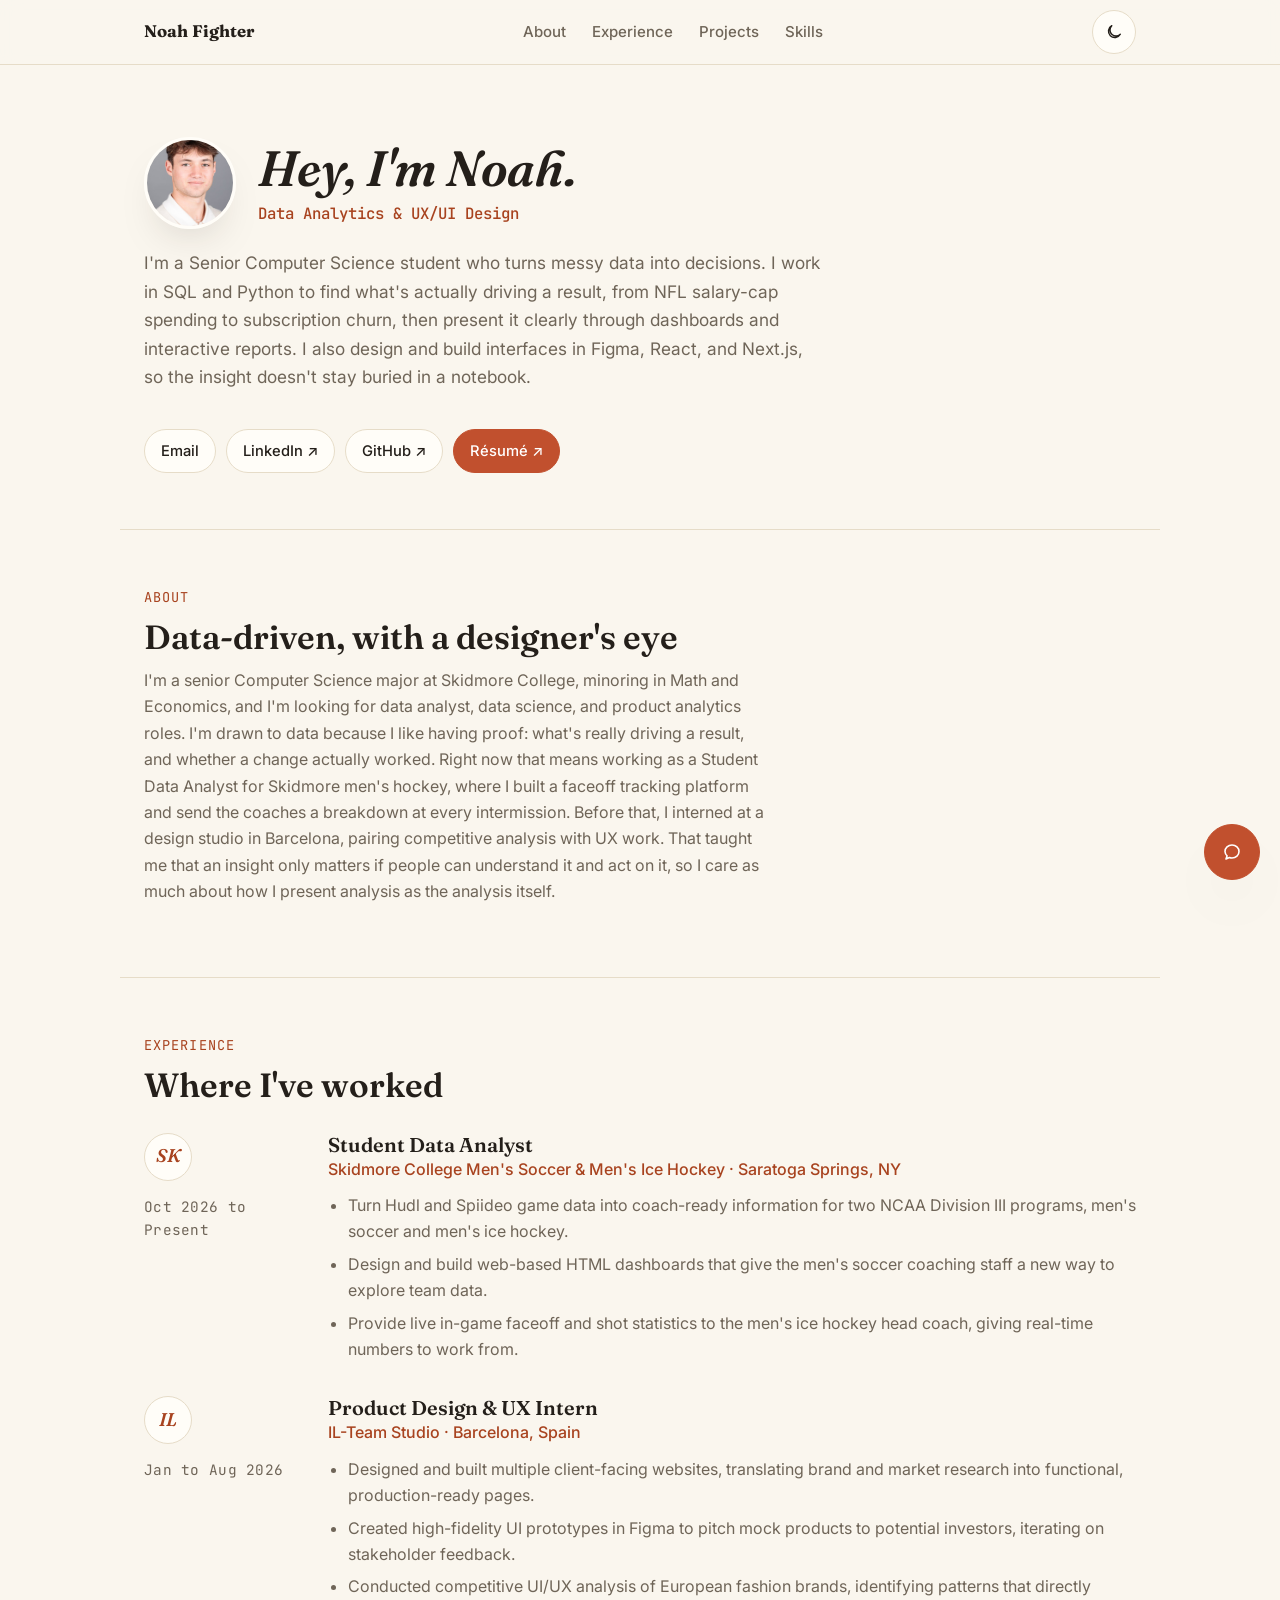
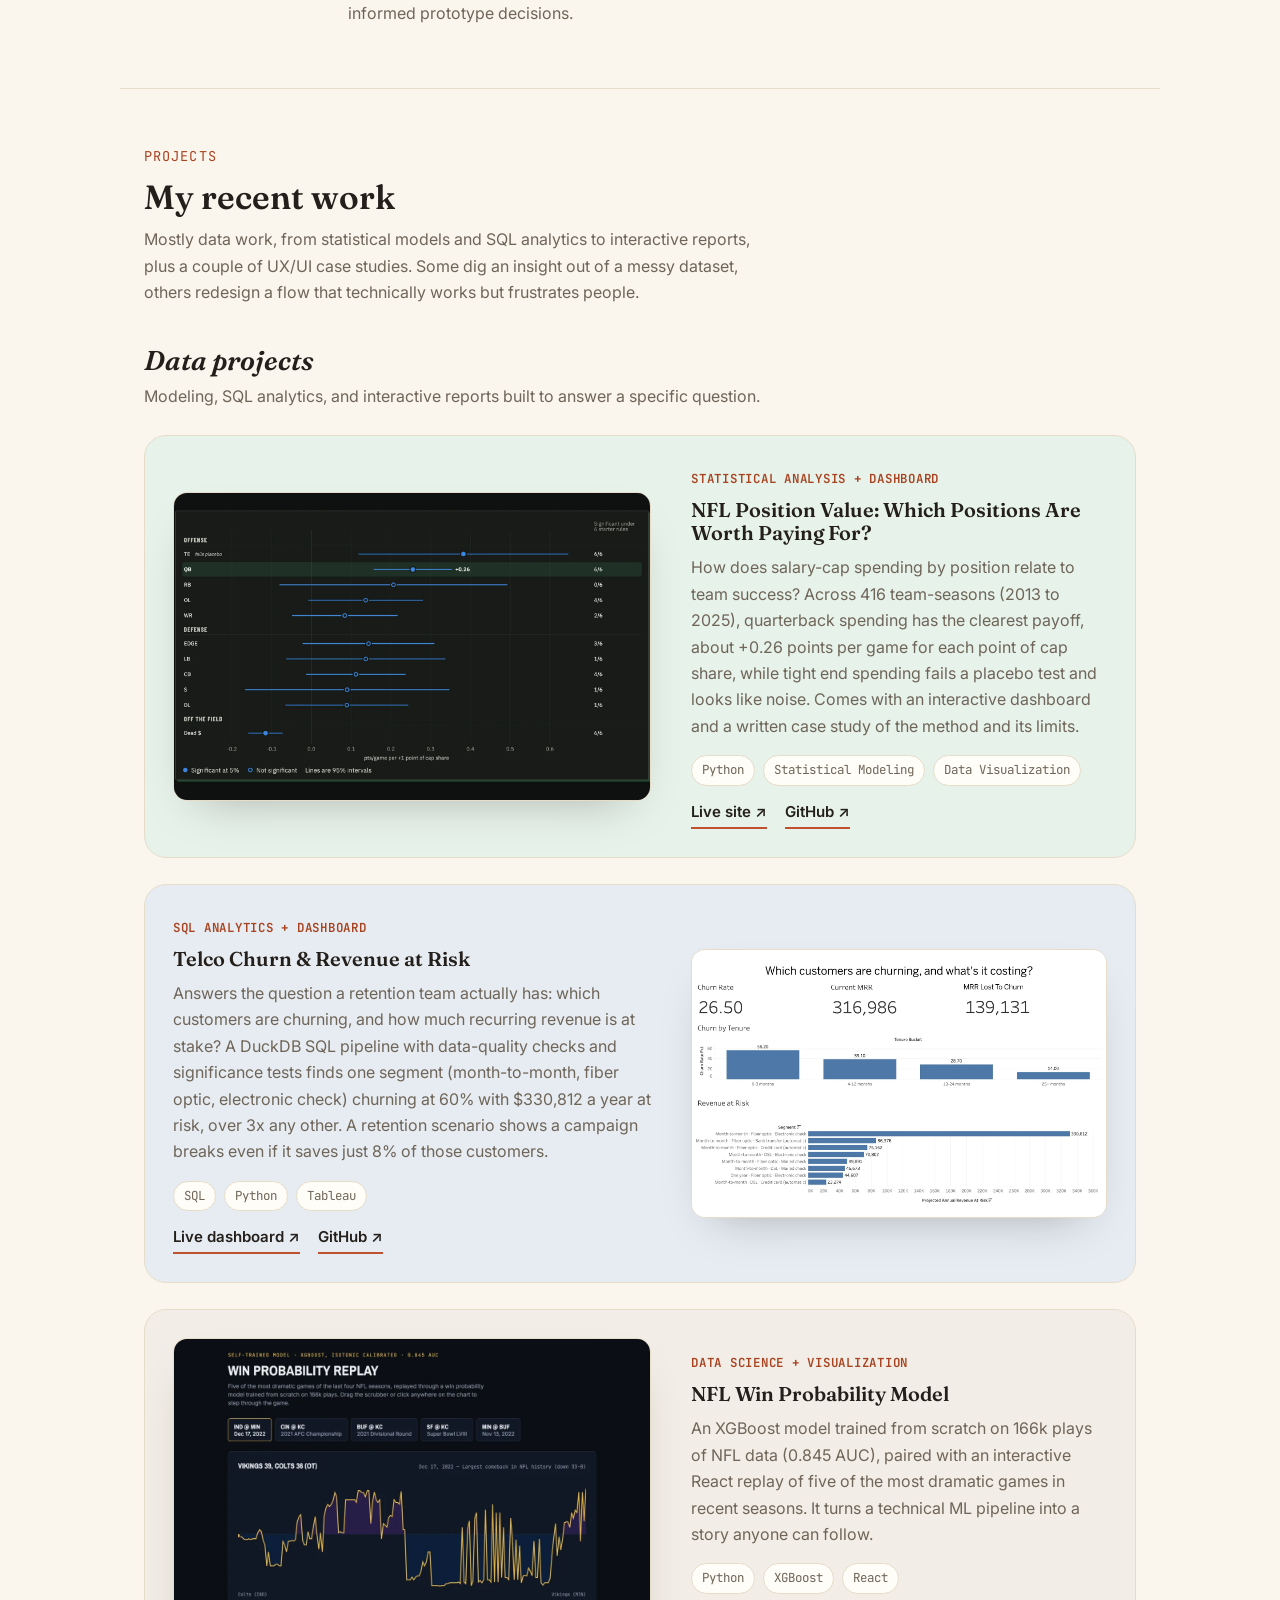
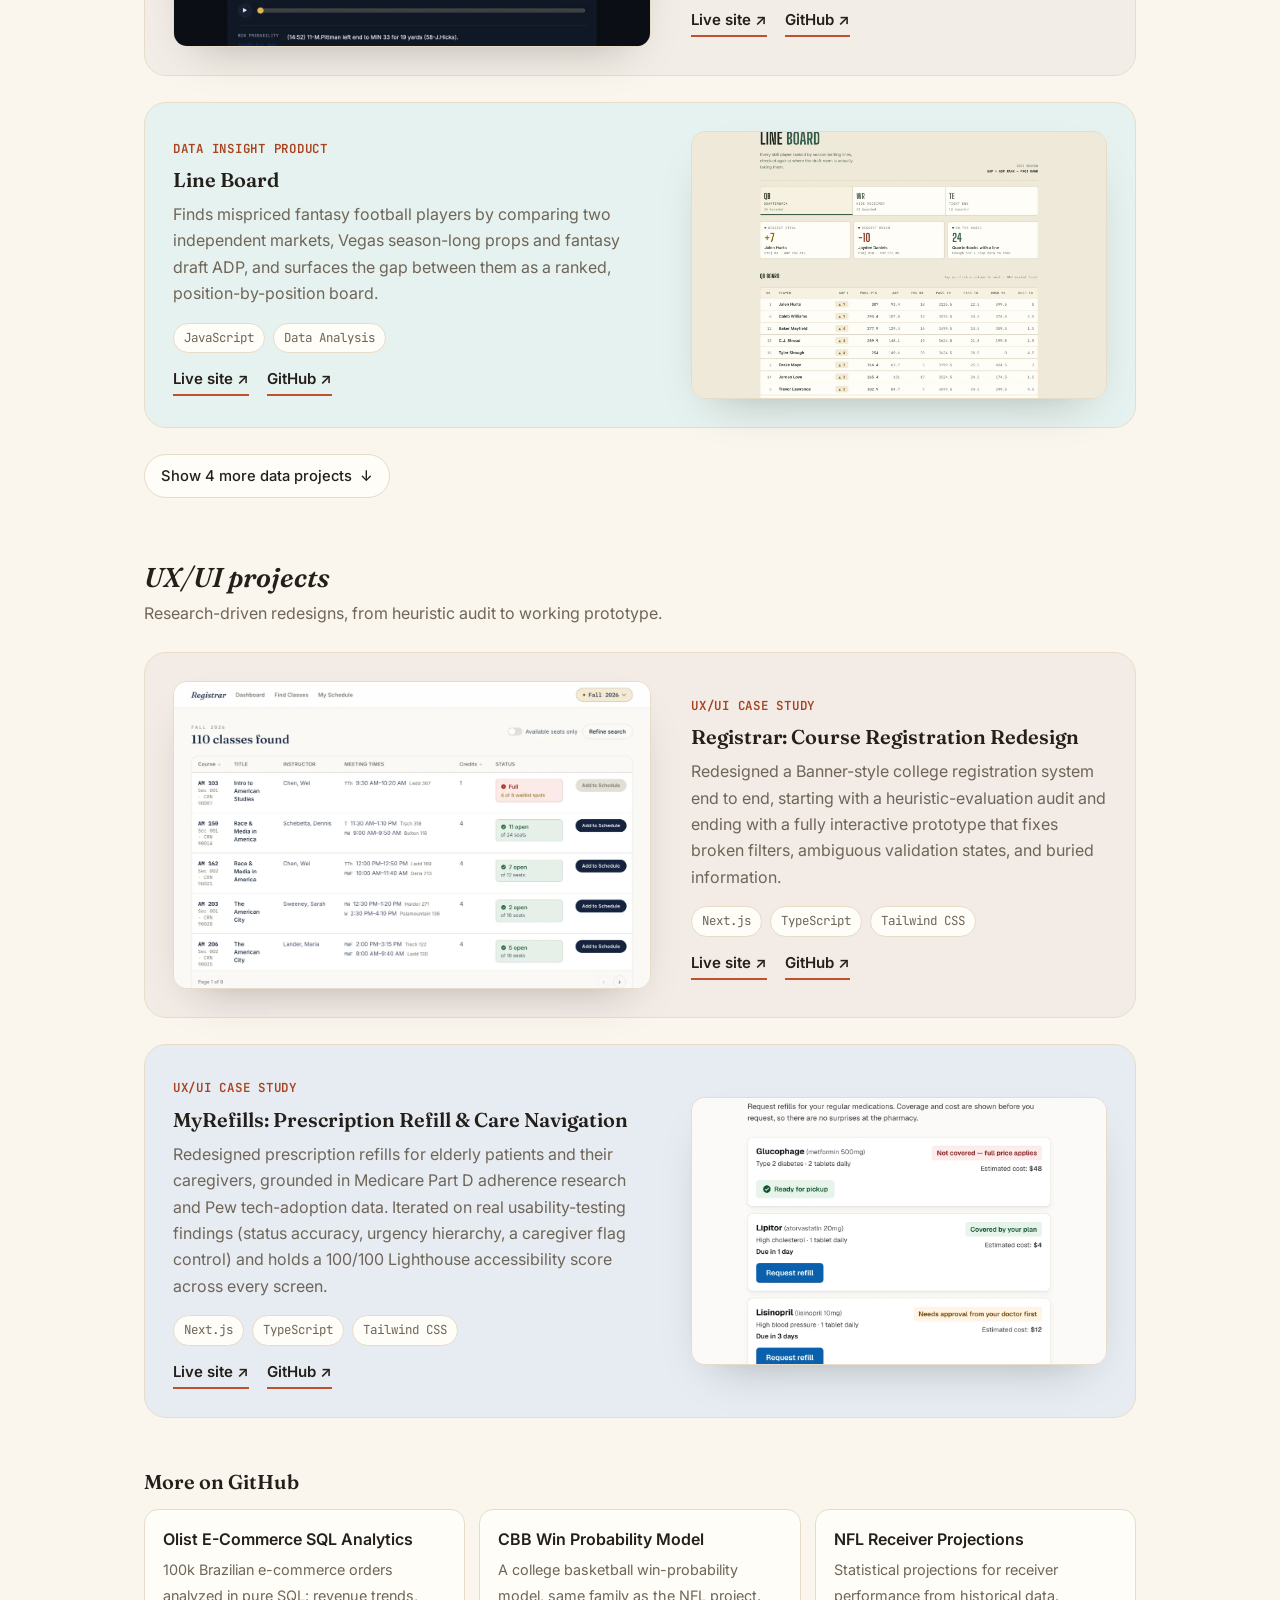
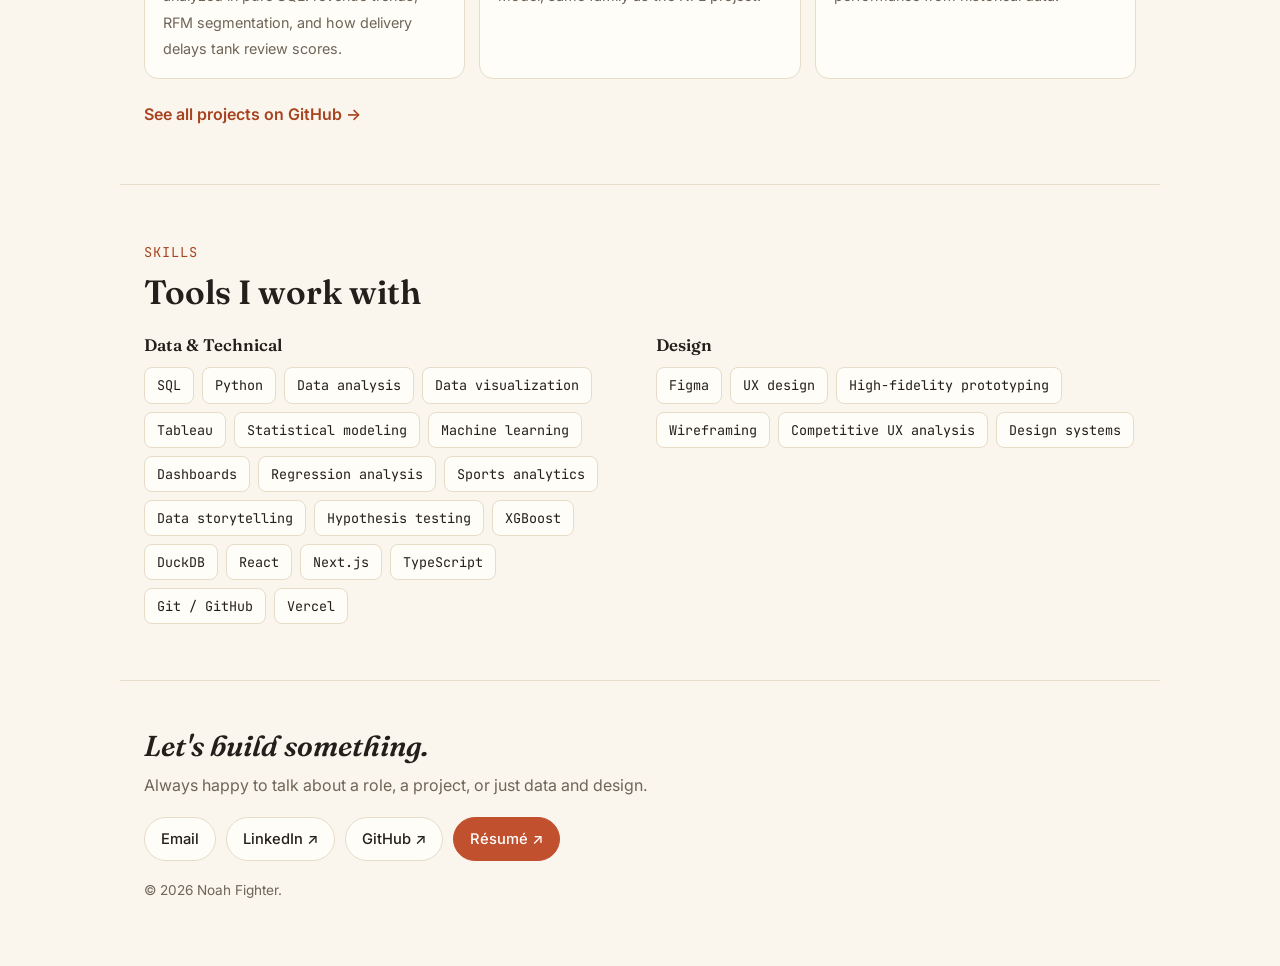
<file: index.html>
<!DOCTYPE html>
<html lang="en">
<head>
<meta charset="utf-8" />
<meta name="viewport" content="width=device-width, initial-scale=1" />
<title>Noah Fighter: Data Analytics &amp; UX/UI Design</title>
<meta name="description" content="Noah Fighter, a data-focused problem solver with a UX/UI design background. Skidmore CS student building analyses, models, and products that turn data into business insight." />

<link rel="icon" type="image/svg+xml" href="favicon.svg">
<meta name="theme-color" content="#faf6ee" media="(prefers-color-scheme: light)">
<meta name="theme-color" content="#1c1712" media="(prefers-color-scheme: dark)">

<meta property="og:type" content="website">
<meta property="og:title" content="Noah Fighter: Data Analytics & UX/UI Design">
<meta property="og:description" content="Data-focused problem solver with a UX/UI design background. Skidmore CS student building analyses, models, and products that turn data into business insight.">
<meta property="og:url" content="https://noahfighter883.github.io/">
<meta property="og:image" content="https://noahfighter883.github.io/assets/headshot.jpg">
<meta name="twitter:card" content="summary">
<meta name="twitter:title" content="Noah Fighter: Data Analytics & UX/UI Design">
<meta name="twitter:description" content="Data-focused problem solver with a UX/UI design background. Skidmore CS student building analyses, models, and products that turn data into business insight.">
<meta name="twitter:image" content="https://noahfighter883.github.io/assets/headshot.jpg">

<link rel="preconnect" href="https://fonts.googleapis.com">
<link rel="preconnect" href="https://fonts.gstatic.com" crossorigin>
<link href="https://fonts.googleapis.com/css2?family=Fraunces:ital,opsz,wght@0,9..144,500;0,9..144,600;0,9..144,700;1,9..144,500;1,9..144,600&family=Inter:wght@400;500;600&family=JetBrains+Mono:wght@400;500&display=swap" rel="stylesheet">
<link rel="stylesheet" href="styles.css">
</head>
<body>

<header class="site-header">
  <div class="wrap header-inner">
    <a class="brand" href="#top">Noah Fighter</a>
    <nav class="site-nav" id="site-nav">
      <a href="#about">About</a>
      <a href="#experience">Experience</a>
      <a href="#projects">Projects</a>
      <a href="#skills">Skills</a>
    </nav>
    <div class="header-actions">
      <button class="nav-toggle" id="nav-toggle" aria-label="Toggle navigation menu" aria-expanded="false" aria-controls="site-nav"></button>
      <button class="theme-toggle" id="theme-toggle" aria-label="Toggle dark mode"></button>
    </div>
  </div>
</header>

<main>

  <section id="top" class="hero wrap">
    <div class="hero-top">
      <div class="hero-photo">
        <img src="assets/headshot.jpg" alt="Portrait of Noah Fighter" />
      </div>
      <div class="hero-heading">
        <h1>Hey, I'm Noah.</h1>
        <p class="tagline">Data Analytics &amp; UX/UI Design</p>
      </div>
    </div>
    <p class="lead">
      I'm a Senior Computer Science student who turns messy data into decisions. I work in SQL and Python to find
      what's actually driving a result, from NFL salary-cap spending to subscription churn, then present it
      clearly through dashboards and interactive reports. I also design and build interfaces in Figma, React, and
      Next.js, so the insight doesn't stay buried in a notebook.
    </p>
    <div class="chips">
      <a class="chip" href="mailto:noahfighter@skidmore.edu">Email</a>
      <a class="chip" href="https://www.linkedin.com/in/noah-fighter-b62130341" target="_blank" rel="noopener">LinkedIn ↗</a>
      <a class="chip" href="https://github.com/noahfighter883" target="_blank" rel="noopener">GitHub ↗</a>
      <a class="chip chip-accent" href="assets/Noah_Fighter_Resume.pdf" target="_blank" rel="noopener">Résumé ↗</a>
    </div>
  </section>

  <section id="about" class="wrap section">
    <span class="section-eyebrow">About</span>
    <h2>Data-driven, with a designer's eye</h2>
    <p class="section-lead">
      I'm a senior Computer Science major at Skidmore College, minoring in Math and Economics, and I'm looking for
      data analyst, data science, and product analytics roles. I'm drawn to data because I like having proof: what's
      really driving a result, and whether a change actually worked. Right now that means working as a Student Data
      Analyst for Skidmore men's hockey, where I built a faceoff tracking platform and send the coaches a breakdown
      at every intermission. Before that, I interned at a design studio in Barcelona, pairing competitive analysis
      with UX work. That taught me that an insight only matters if people can understand it and act on it, so I
      care as much about how I present analysis as the analysis itself.
    </p>
  </section>

  <section id="experience" class="wrap section">
    <span class="section-eyebrow">Experience</span>
    <h2>Where I've worked</h2>

    <div class="timeline-item">
      <div class="timeline-marker">
        <div class="timeline-badge" aria-hidden="true">SK</div>
        <div class="timeline-date mono">Oct 2026 to Present</div>
      </div>
      <div class="timeline-content">
        <h3>Student Data Analyst</h3>
        <div class="timeline-org">Skidmore College Men's Soccer &amp; Men's Ice Hockey · Saratoga Springs, NY</div>
        <ul>
          <li>Turn Hudl and Spiideo game data into coach-ready information for two NCAA Division III programs, men's soccer and men's ice hockey.</li>
          <li>Design and build web-based HTML dashboards that give the men's soccer coaching staff a new way to explore team data.</li>
          <li>Provide live in-game faceoff and shot statistics to the men's ice hockey head coach, giving real-time numbers to work from.</li>
        </ul>
      </div>
    </div>

    <div class="timeline-item">
      <div class="timeline-marker">
        <div class="timeline-badge" aria-hidden="true">IL</div>
        <div class="timeline-date mono">Jan to Aug 2026</div>
      </div>
      <div class="timeline-content">
        <h3>Product Design &amp; UX Intern</h3>
        <div class="timeline-org">IL-Team Studio · Barcelona, Spain</div>
        <ul>
          <li>Designed and built multiple client-facing websites, translating brand and market research into functional, production-ready pages.</li>
          <li>Created high-fidelity UI prototypes in Figma to pitch mock products to potential investors, iterating on stakeholder feedback.</li>
          <li>Conducted competitive UI/UX analysis of European fashion brands, identifying patterns that directly informed prototype decisions.</li>
        </ul>
      </div>
    </div>
  </section>

  <section id="projects" class="wrap section">
    <span class="section-eyebrow">Projects</span>
    <h2>My recent work</h2>
    <p class="section-lead">Mostly data work, from statistical models and SQL analytics to interactive reports, plus a couple of UX/UI case studies. Some dig an insight out of a messy dataset, others redesign a flow that technically works but frustrates people.</p>

    <div class="project-group" id="data-projects">
      <h3 class="group-title">Data projects</h3>
      <p class="group-note">Modeling, SQL analytics, and interactive reports built to answer a specific question.</p>

      <article class="project-card project-nflpositionvalue">
        <div class="project-media">
          <img src="assets/projects/nflpositionvalue.webp" alt="Forest plot of NFL salary-cap spending by position against point differential, with quarterback highlighted at +0.26 points per game" />
        </div>
        <div class="project-info">
          <span class="project-tag">Statistical Analysis + Dashboard</span>
          <h3>NFL Position Value: Which Positions Are Worth Paying For?</h3>
          <p>How does salary-cap spending by position relate to team success? Across 416 team-seasons (2013 to 2025), quarterback spending has the clearest payoff, about +0.26 points per game for each point of cap share, while tight end spending fails a placebo test and looks like noise. Comes with an interactive dashboard and a written case study of the method and its limits.</p>
          <div class="tech-tags">
            <span>Python</span><span>Statistical Modeling</span><span>Data Visualization</span>
          </div>
          <div class="project-links">
            <a href="https://nfl-position-value.vercel.app" target="_blank" rel="noopener">Live site ↗</a>
            <a href="https://github.com/noahfighter883/nfl-position-value" target="_blank" rel="noopener">GitHub ↗</a>
          </div>
        </div>
      </article>

      <article class="project-card project-telcochurn">
        <div class="project-media">
          <img src="assets/projects/telcochurn.webp" alt="Telco churn dashboard showing churn rate, MRR lost to churn, churn by tenure, and projected annual revenue at risk by customer segment" loading="lazy" />
        </div>
        <div class="project-info">
          <span class="project-tag">SQL Analytics + Dashboard</span>
          <h3>Telco Churn &amp; Revenue at Risk</h3>
          <p>Answers the question a retention team actually has: which customers are churning, and how much recurring revenue is at stake? A DuckDB SQL pipeline with data-quality checks and significance tests finds one segment (month-to-month, fiber optic, electronic check) churning at 60% with $330,812 a year at risk, over 3x any other. A retention scenario shows a campaign breaks even if it saves just 8% of those customers.</p>
          <div class="tech-tags">
            <span>SQL</span><span>Python</span><span>Tableau</span>
          </div>
          <div class="project-links">
            <a href="https://public.tableau.com/app/profile/noah.fighter/viz/TelcoChurnRevenueatRisk/Dashboard1" target="_blank" rel="noopener">Live dashboard ↗</a>
            <a href="https://github.com/noahfighter883/telco-churn-revenue-analysis" target="_blank" rel="noopener">GitHub ↗</a>
          </div>
        </div>
      </article>

      <article class="project-card project-nflwinprob">
        <div class="project-media">
          <img src="assets/projects/nflwinprob.webp" alt="Win probability replay chart showing a dramatic NFL comeback game" loading="lazy" />
        </div>
        <div class="project-info">
          <span class="project-tag">Data Science + Visualization</span>
          <h3>NFL Win Probability Model</h3>
          <p>An XGBoost model trained from scratch on 166k plays of NFL data (0.845 AUC), paired with an interactive React replay of five of the most dramatic games in recent seasons. It turns a technical ML pipeline into a story anyone can follow.</p>
          <div class="tech-tags">
            <span>Python</span><span>XGBoost</span><span>React</span>
          </div>
          <div class="project-links">
            <a href="https://nfl-win-probability.vercel.app" target="_blank" rel="noopener">Live site ↗</a>
            <a href="https://github.com/noahfighter883/nfl-win-probability" target="_blank" rel="noopener">GitHub ↗</a>
          </div>
        </div>
      </article>

      <article class="project-card project-lineboard">
        <div class="project-media">
          <img src="assets/projects/lineboard.webp" alt="Line Board interface comparing Vegas player props against fantasy football draft ADP" loading="lazy" />
        </div>
        <div class="project-info">
          <span class="project-tag">Data Insight Product</span>
          <h3>Line Board</h3>
          <p>Finds mispriced fantasy football players by comparing two independent markets, Vegas season-long props and fantasy draft ADP, and surfaces the gap between them as a ranked, position-by-position board.</p>
          <div class="tech-tags">
            <span>JavaScript</span><span>Data Analysis</span>
          </div>
          <div class="project-links">
            <a href="https://line-board-ten.vercel.app" target="_blank" rel="noopener">Live site ↗</a>
            <a href="https://github.com/noahfighter883/LineBoard" target="_blank" rel="noopener">GitHub ↗</a>
          </div>
        </div>
      </article>

      <details class="project-more">
        <summary><span class="when-closed">Show 4 more data projects</span><span class="when-open">Show fewer</span></summary>
        <article class="project-card project-tdmodel">
          <div class="project-media">
            <img src="assets/projects/tdmodel.webp" alt="TD Regression app showing Christian McCaffrey as a strong buy and Dallas Goedert as a strong sell, above a breakdown of the three signals: efficiency, vacated, and stolen" loading="lazy" />
          </div>
          <div class="project-info">
            <span class="project-tag">Data Modeling + Dashboard</span>
            <h3>TdModel: NFL Touchdown Regression</h3>
            <p>Flags NFL running backs, receivers, and tight ends due for more or fewer touchdowns next season. It compares each player's actual touchdowns with an expected total built from the historical scoring rate at every yard line, then adjusts for teammates who left or arrived. It scores 191 players from ten seasons of play-by-play data, each on a scale from Strong Buy to Strong Sell.</p>
            <div class="tech-tags">
              <span>Python</span><span>TypeScript</span><span>nflverse</span>
            </div>
            <div class="project-links">
              <a href="https://td-model.vercel.app" target="_blank" rel="noopener">Live site ↗</a>
              <a href="https://github.com/noahfighter883/TdModel" target="_blank" rel="noopener">GitHub ↗</a>
            </div>
          </div>
        </article>

        <article class="project-card project-devpathreport">
          <div class="project-media">
            <img src="assets/projects/devpathreport.webp" alt="Interactive report screen showing findings from the Stack Overflow Developer Survey" loading="lazy" />
          </div>
          <div class="project-info">
            <span class="project-tag">Data Storytelling</span>
            <h3>What Actually Pays Off in a Developer Career</h3>
            <p>An interactive breakdown of the 2025 Stack Overflow Developer Survey (49,191 respondents), built around three findings that go beyond the usual "AI is changing everything" takes, like how the degree premium shrinks but never disappears.</p>
            <div class="tech-tags">
              <span>JavaScript</span><span>Data Visualization</span>
            </div>
            <div class="project-links">
              <a href="https://dev-path-report.vercel.app" target="_blank" rel="noopener">Live site ↗</a>
              <a href="https://github.com/noahfighter883/dev-path-report" target="_blank" rel="noopener">GitHub ↗</a>
            </div>
          </div>
        </article>

        <article class="project-card project-dynastyevaluator">
          <div class="project-media">
            <img src="assets/projects/dynastyevaluator.webp" alt="DynastyEvaluator dashboard showing the league power rankings page, with all 12 teams ranked by dynasty value and a QB, RB, WR, TE position breakdown" loading="lazy" />
          </div>
          <div class="project-info">
            <span class="project-tag">Product Design + Data</span>
            <h3>DynastyEvaluator</h3>
            <p>A dynasty fantasy football dashboard that answers the question every league eventually asks: if we re-drafted today, who would actually be good? Plug in a Sleeper league and it ranks all 12 teams by dynasty value, redraft value, or projected points, position by position.</p>
            <div class="tech-tags">
              <span>React</span><span>TypeScript</span><span>Python (serverless)</span>
            </div>
            <div class="project-links">
              <a href="https://dynasty-fantasy-football-dashboard.vercel.app" target="_blank" rel="noopener">Live site ↗</a>
              <a href="https://github.com/noahfighter883/DynastyFantasyFootballDashboard" target="_blank" rel="noopener">GitHub ↗</a>
            </div>
          </div>
        </article>

        <article class="project-card project-obodysseys">
          <div class="project-media">
            <img src="assets/projects/obodysseys.webp" alt="OB1 Odysseys landing page hero reading 'Save the Planet with Data' over a composite image of wildfire and glacial collapse" loading="lazy" />
          </div>
          <div class="project-info">
            <span class="project-tag">Web Design + Data Storytelling</span>
            <h3>OB1 Odysseys: Save the Planet with Data</h3>
            <p>Designed and built the site for OB1 Odysseys, which turns eco-tourism travel into short-form PSAs, each backed by a full data-driven case published alongside it. The flagship case tracks 25 years of wildfire data along the Pacific Crest Trail: mega-fires are now roughly 3.4 times more frequent than a decade ago. Evidence carries the weight, not rhetoric.</p>
            <div class="tech-tags">
              <span>Next.js</span><span>TypeScript</span><span>Recharts</span>
            </div>
            <div class="project-links">
              <a href="https://www.ob1odysseys.com" target="_blank" rel="noopener">Live site ↗</a>
              <a href="https://github.com/noahfighter883/ob1-odysseys" target="_blank" rel="noopener">GitHub ↗</a>
            </div>
          </div>
        </article>
      </details>
    </div>

    <div class="project-group" id="uxui-projects">
      <h3 class="group-title">UX/UI projects</h3>
      <p class="group-note">Research-driven redesigns, from heuristic audit to working prototype.</p>

      <article class="project-card project-registrar">
        <div class="project-media">
          <img src="assets/projects/registrar.webp" alt="Registrar course search results table showing course listings, meeting times, and seat availability" loading="lazy" />
        </div>
        <div class="project-info">
          <span class="project-tag">UX/UI Case Study</span>
          <h3>Registrar: Course Registration Redesign</h3>
          <p>Redesigned a Banner-style college registration system end to end, starting with a heuristic-evaluation audit and ending with a fully interactive prototype that fixes broken filters, ambiguous validation states, and buried information.</p>
          <div class="tech-tags">
            <span>Next.js</span><span>TypeScript</span><span>Tailwind CSS</span>
          </div>
          <div class="project-links">
            <a href="https://registrar-ux-redesign.vercel.app" target="_blank" rel="noopener">Live site ↗</a>
            <a href="https://github.com/noahfighter883/registrar-ux-redesign" target="_blank" rel="noopener">GitHub ↗</a>
          </div>
        </div>
      </article>

      <article class="project-card project-myrefills">
        <div class="project-media">
          <img src="assets/projects/myrefills.webp" alt="MyRefills refill medications screen, showing prescriptions sorted by urgency with coverage badges and a request-refill flow" loading="lazy" />
        </div>
        <div class="project-info">
          <span class="project-tag">UX/UI Case Study</span>
          <h3>MyRefills: Prescription Refill &amp; Care Navigation</h3>
          <p>Redesigned prescription refills for elderly patients and their caregivers, grounded in Medicare Part D adherence research and Pew tech-adoption data. Iterated on real usability-testing findings (status accuracy, urgency hierarchy, a caregiver flag control) and holds a 100/100 Lighthouse accessibility score across every screen.</p>
          <div class="tech-tags">
            <span>Next.js</span><span>TypeScript</span><span>Tailwind CSS</span>
          </div>
          <div class="project-links">
            <a href="https://prescription-refill-ux.vercel.app" target="_blank" rel="noopener">Live site ↗</a>
            <a href="https://github.com/noahfighter883/prescription-refill-ux" target="_blank" rel="noopener">GitHub ↗</a>
          </div>
        </div>
      </article>
    </div>

    <div class="more-projects">
      <h3>More on GitHub</h3>
      <div class="more-grid">
        <a class="more-item" href="https://github.com/noahfighter883/olist-ecommerce-sql-analytics" target="_blank" rel="noopener">
          <span class="more-title">Olist E-Commerce SQL Analytics</span>
          <span class="more-desc">100k Brazilian e-commerce orders analyzed in pure SQL: revenue trends, RFM segmentation, and how delivery delays tank review scores.</span>
        </a>
        <a class="more-item" href="https://github.com/noahfighter883/cbb-win-probability-model" target="_blank" rel="noopener">
          <span class="more-title">CBB Win Probability Model</span>
          <span class="more-desc">A college basketball win-probability model, same family as the NFL project.</span>
        </a>
        <a class="more-item" href="https://github.com/noahfighter883/nfl-receiver-projections" target="_blank" rel="noopener">
          <span class="more-title">NFL Receiver Projections</span>
          <span class="more-desc">Statistical projections for receiver performance from historical data.</span>
        </a>
      </div>
      <a class="see-all" href="https://github.com/noahfighter883" target="_blank" rel="noopener">See all projects on GitHub →</a>
    </div>
  </section>

  <section id="skills" class="wrap section">
    <span class="section-eyebrow">Skills</span>
    <h2>Tools I work with</h2>
    <div class="skills-grid">
      <div>
        <h3>Data &amp; Technical</h3>
        <div class="tags">
          <span>SQL</span><span>Python</span><span>Data analysis</span><span>Data visualization</span>
          <span>Tableau</span><span>Statistical modeling</span><span>Machine learning</span><span>Dashboards</span>
          <span>Regression analysis</span><span>Sports analytics</span><span>Data storytelling</span><span>Hypothesis testing</span>
          <span>XGBoost</span><span>DuckDB</span>
          <span>React</span><span>Next.js</span><span>TypeScript</span><span>Git / GitHub</span><span>Vercel</span>
        </div>
      </div>
      <div>
        <h3>Design</h3>
        <div class="tags">
          <span>Figma</span><span>UX design</span><span>High-fidelity prototyping</span><span>Wireframing</span>
          <span>Competitive UX analysis</span><span>Design systems</span>
        </div>
      </div>
    </div>
  </section>

</main>

<footer class="site-footer wrap">
  <h3 class="footer-cta">Let's build something.</h3>
  <p class="footer-note">Always happy to talk about a role, a project, or just data and design.</p>
  <div class="chips">
    <a class="chip" href="mailto:noahfighter@skidmore.edu">Email</a>
    <a class="chip" href="https://www.linkedin.com/in/noah-fighter-b62130341" target="_blank" rel="noopener">LinkedIn ↗</a>
    <a class="chip" href="https://github.com/noahfighter883" target="_blank" rel="noopener">GitHub ↗</a>
    <a class="chip chip-accent" href="assets/Noah_Fighter_Resume.pdf" target="_blank" rel="noopener">Résumé ↗</a>
  </div>
  <p class="copyright">© 2026 Noah Fighter.</p>
</footer>

<div class="chat-widget" id="chat-widget">
  <button class="chat-launcher" id="chat-launcher" aria-label="Ask a question about Noah" aria-expanded="false" aria-controls="chat-panel"></button>
  <div class="chat-panel" id="chat-panel" role="dialog" aria-label="Chat about Noah" hidden>
    <div class="chat-panel-header">
      <span>Ask about Noah</span>
      <button class="chat-close" id="chat-close" aria-label="Close chat"></button>
    </div>
    <div class="chat-messages" id="chat-messages">
      <div class="chat-msg chat-msg-bot">Hi! Ask me anything about Noah's background, projects, or skills.</div>
    </div>
    <form class="chat-form" id="chat-form">
      <input class="chat-input" id="chat-input" type="text" placeholder="Ask a question…" autocomplete="off" maxlength="500" />
      <button class="chat-send" type="submit" aria-label="Send message"></button>
    </form>
    <p class="chat-note">Questions are saved to help improve the answers.</p>
  </div>
</div>

<script src="script.js"></script>
</body>
</html>
</file>
<file: styles.css>
/* ---------- Design tokens ---------- */
:root {
  --bg: #faf6ee;
  --bg-soft: #f3ecdd;
  --card: #fffdf8;
  --ink: #241f1a;
  --muted: #6f6558;
  --border: #e6dcc8;
  --accent: #c1502e;
  --accent-text: #a8431f;
  --accent-ink: #ffffff;
  /* Project-card tints, one per project, pulled from each screenshot's own
     accent color rather than an arbitrary repeating cycle. */
  --tint-registrar: #f2ebe6;
  --tint-dynastyevaluator: #e8e6f2;
  --tint-nflwinprob: #f2ede6;
  --tint-lineboard: #e6f2ef;
  --tint-devpathreport: #e6eff2;
  --tint-myrefills: #e6ecf2;
  --tint-obodysseys: #e6f2e8;
  --tint-nflpositionvalue: #e6f2ea;
  --tint-telcochurn: #e6ecf2;
  --tint-tdmodel: #f2efe6;
  --shadow: 0 20px 45px -25px rgba(36, 31, 26, 0.35);
  --shadow-lift: 0 28px 55px -22px rgba(36, 31, 26, 0.4);
  --radius-lg: 22px;
  --radius-md: 14px;
  --radius-sm: 8px;
  /* A touch of spring, reserved for small controls (icon pops, press
     feedback) — layout-level motion (cards, reveals) stays on plain
     deceleration curves so nothing large-scale feels bouncy. */
  --ease-spring: cubic-bezier(0.34, 1.56, 0.64, 1);
  --font-head: 'Fraunces', Georgia, 'Times New Roman', serif;
  --font-body: 'Inter', system-ui, -apple-system, sans-serif;
  --font-mono: 'JetBrains Mono', ui-monospace, 'SFMono-Regular', monospace;
}

:root[data-theme='dark'] {
  --bg: #1c1712;
  --bg-soft: #221b15;
  --card: #251e17;
  --ink: #f4ece0;
  --muted: #ab9d8b;
  --border: #3a2f24;
  --accent: #e2733f;
  --accent-text: #e2733f;
  --accent-ink: #1c1712;
  --tint-registrar: #2d231b;
  --tint-dynastyevaluator: #1d1b2d;
  --tint-nflwinprob: #2d261b;
  --tint-lineboard: #1b2d28;
  --tint-devpathreport: #1b292d;
  --tint-myrefills: #1b242d;
  --tint-obodysseys: #1b2d1d;
  --tint-nflpositionvalue: #1b2d22;
  --tint-telcochurn: #1b242d;
  --tint-tdmodel: #2d281b;
  --shadow: 0 20px 45px -20px rgba(0, 0, 0, 0.55);
  --shadow-lift: 0 28px 55px -18px rgba(0, 0, 0, 0.6);
}

@media (prefers-color-scheme: dark) {
  :root:not([data-theme='light']) {
    --bg: #1c1712;
    --bg-soft: #221b15;
    --card: #251e17;
    --ink: #f4ece0;
    --muted: #ab9d8b;
    --border: #3a2f24;
    --accent: #e2733f;
    --accent-text: #e2733f;
    --accent-ink: #1c1712;
    --tint-registrar: #2d231b;
    --tint-dynastyevaluator: #1d1b2d;
    --tint-nflwinprob: #2d261b;
    --tint-lineboard: #1b2d28;
    --tint-devpathreport: #1b292d;
    --tint-myrefills: #1b242d;
    --tint-obodysseys: #1b2d1d;
    --tint-nflpositionvalue: #1b2d22;
    --tint-telcochurn: #1b242d;
    --tint-tdmodel: #2d281b;
    --shadow: 0 20px 45px -20px rgba(0, 0, 0, 0.55);
  --shadow-lift: 0 28px 55px -18px rgba(0, 0, 0, 0.6);
  }
}

* { box-sizing: border-box; }

html { scroll-behavior: smooth; }

body {
  margin: 0;
  background: var(--bg);
  color: var(--ink);
  font-family: var(--font-body);
  line-height: 1.65;
  -webkit-font-smoothing: antialiased;
  transition: background 0.25s ease, color 0.25s ease;
}

/* Theme toggle touches every themed surface via CSS vars; without this,
   body fades but cards/borders/chips snap instantly on the same click.
   Elements with their own hover transition get the color values merged
   into that declaration instead (see their rules below). */
.site-header,
.section,
.project-media,
.tech-tags span,
.tags span {
  transition: background-color 0.25s ease, border-color 0.25s ease, color 0.25s ease;
}

.project-card {
  transition: background-color 0.25s ease, border-color 0.25s ease, color 0.25s ease,
    box-shadow 0.25s ease, transform 0.25s ease, opacity 0.5s ease-out;
}

.wrap {
  max-width: 1040px;
  margin: 0 auto;
  padding: 0 24px;
}

img { max-width: 100%; display: block; }

a { color: inherit; }

:focus-visible {
  outline: 2px solid var(--accent);
  outline-offset: 3px;
  border-radius: 2px;
}

h1, h2, h3 {
  font-family: var(--font-head);
  line-height: 1.15;
  margin: 0;
}

h1 { font-size: clamp(2.2rem, 5vw, 3.1rem); font-weight: 600; font-style: italic; }
h2 { font-size: clamp(1.6rem, 3vw, 2.1rem); font-weight: 600; }
h3 { font-size: 1.25rem; font-weight: 600; }

p { margin: 0 0 1em; }

.mono { font-family: var(--font-mono); letter-spacing: 0.02em; }

/* ---------- Header ---------- */
.site-header {
  position: sticky;
  top: 0;
  z-index: 50;
  background: color-mix(in srgb, var(--bg) 85%, transparent);
  backdrop-filter: blur(10px);
  border-bottom: 1px solid var(--border);
}

.header-inner {
  display: flex;
  align-items: center;
  justify-content: space-between;
  height: 64px;
}

.brand {
  font-family: var(--font-head);
  font-weight: 700;
  font-size: 1.05rem;
  text-decoration: none;
  color: var(--ink);
}

.header-actions {
  display: flex;
  align-items: center;
  gap: 10px;
}

.site-nav {
  display: flex;
  align-items: center;
  gap: 26px;
}

.site-nav a {
  position: relative;
  text-decoration: none;
  color: var(--muted);
  font-size: 0.94rem;
  font-weight: 500;
  transition: color 0.15s ease;
}

.site-nav a::after {
  content: '';
  position: absolute;
  left: 0;
  bottom: -4px;
  width: 100%;
  height: 1.5px;
  background: var(--accent);
  transform: scaleX(0);
  transform-origin: left;
  transition: transform 0.2s ease;
}

.site-nav a:hover { color: var(--accent-text); }
.site-nav a:hover::after { transform: scaleX(1); }

.theme-toggle {
  border: 1px solid var(--border);
  background: var(--card);
  color: var(--ink);
  width: 44px;
  height: 44px;
  border-radius: 999px;
  display: grid;
  place-items: center;
  cursor: pointer;
  transition: border-color 0.15s ease, transform 0.2s var(--ease-spring), background-color 0.25s ease, color 0.25s ease;
}

@media (hover: hover) and (pointer: fine) {
  .theme-toggle:hover { border-color: var(--accent); transform: translateY(-1px); }
}

.theme-toggle:active, .nav-toggle:active { transform: scale(0.94); transition-duration: 0.12s; }

/* ---------- Hero ---------- */
.hero {
  padding: 72px 24px 56px;
  display: flex;
  flex-direction: column;
  align-items: flex-start;
  gap: 20px;
  scroll-margin-top: 80px;
}

.hero-top {
  display: flex;
  align-items: center;
  gap: 22px;
}

.hero-photo {
  width: 92px;
  height: 92px;
  border-radius: 50%;
  overflow: hidden;
  border: 3px solid var(--card);
  box-shadow: var(--shadow);
  flex-shrink: 0;
}

.hero-photo img { width: 100%; height: 100%; object-fit: cover; }

.hero-heading .tagline {
  margin: 4px 0 0;
  color: var(--accent-text);
  font-family: var(--font-mono);
  font-size: 0.98rem;
  font-weight: 500;
}

.hero .lead {
  max-width: 62ch;
  font-size: 1.08rem;
  color: var(--muted);
}

.chips {
  display: flex;
  flex-wrap: wrap;
  gap: 10px;
}

.chip {
  display: inline-flex;
  align-items: center;
  gap: 6px;
  padding: 9px 16px;
  border-radius: 999px;
  border: 1px solid var(--border);
  background: var(--card);
  text-decoration: none;
  font-size: 0.92rem;
  font-weight: 500;
  color: var(--ink);
  transition: transform 0.15s ease, border-color 0.15s ease, box-shadow 0.15s ease,
    background-color 0.25s ease, color 0.25s ease;
}

@media (hover: hover) and (pointer: fine) {
  .chip:hover { transform: translateY(-2px); border-color: var(--accent); box-shadow: var(--shadow); }
}

.chip-accent {
  background: var(--accent);
  border-color: var(--accent);
  color: var(--accent-ink);
}

/* ---------- Sections ---------- */
.section { padding: 56px 24px; border-top: 1px solid var(--border); scroll-margin-top: 80px; }

.section-eyebrow {
  font-family: var(--font-mono);
  color: var(--accent-text);
  font-size: 0.85rem;
  text-transform: uppercase;
  letter-spacing: 0.08em;
  margin-bottom: 10px;
  display: block;
}

.section-lead {
  color: var(--muted);
  max-width: 62ch;
  margin-top: 10px;
}

/* ---------- Experience ---------- */
.timeline-item {
  display: grid;
  grid-template-columns: 160px 1fr;
  gap: 24px;
  margin-top: 28px;
}

.timeline-marker {
  display: flex;
  flex-direction: column;
  align-items: flex-start;
  gap: 14px;
}

.timeline-badge {
  width: 48px;
  height: 48px;
  border-radius: 50%;
  display: grid;
  place-items: center;
  background: var(--card);
  border: 1px solid var(--border);
  box-shadow: var(--shadow);
  font-family: var(--font-head);
  font-style: italic;
  font-weight: 600;
  font-size: 1.15rem;
  color: var(--accent-text);
  transition: background-color 0.25s ease, border-color 0.25s ease, color 0.25s ease;
}

.timeline-date {
  font-family: var(--font-mono);
  color: var(--muted);
  font-size: 0.9rem;
}

.timeline-org {
  color: var(--accent-text);
  font-weight: 500;
  margin-bottom: 10px;
}

.timeline-content ul {
  margin: 0;
  padding-left: 20px;
  color: var(--muted);
}

.timeline-content li { margin-bottom: 6px; }

/* ---------- Projects ---------- */
.project-card {
  display: grid;
  grid-template-columns: 1.15fr 1fr;
  gap: 40px;
  align-items: center;
  padding: 28px;
  border-radius: var(--radius-lg);
  margin-top: 26px;
  border: 1px solid var(--border);
}

.project-registrar { background: var(--tint-registrar); }
.project-dynastyevaluator { background: var(--tint-dynastyevaluator); }
.project-nflwinprob { background: var(--tint-nflwinprob); }
.project-myrefills { background: var(--tint-myrefills); }
.project-lineboard { background: var(--tint-lineboard); }
.project-devpathreport { background: var(--tint-devpathreport); }
.project-obodysseys { background: var(--tint-obodysseys); }
.project-nflpositionvalue { background: var(--tint-nflpositionvalue); }
.project-telcochurn { background: var(--tint-telcochurn); }
.project-tdmodel { background: var(--tint-tdmodel); }

.project-group + .project-group { margin-top: 64px; }

.group-title {
  font-style: italic;
  font-size: clamp(1.35rem, 2.6vw, 1.7rem);
  margin-top: 40px;
}

.project-group + .project-group .group-title { margin-top: 0; }

.group-note {
  color: var(--muted);
  margin: 6px 0 0;
  max-width: 62ch;
}

.project-card:nth-of-type(even) .project-media { order: 2; }

.project-more { margin-top: 26px; }

.project-more > summary {
  list-style: none;
  display: inline-flex;
  align-items: center;
  gap: 8px;
  padding: 9px 16px;
  border-radius: 999px;
  border: 1px solid var(--border);
  background: var(--card);
  color: var(--ink);
  font-size: 0.92rem;
  font-weight: 500;
  cursor: pointer;
  transition: transform 0.15s ease, border-color 0.15s ease, box-shadow 0.15s ease,
    background-color 0.25s ease, color 0.25s ease;
}

.project-more > summary::-webkit-details-marker { display: none; }

.project-more > summary::after { content: '↓'; }
.project-more[open] > summary::after { content: '↑'; }

.project-more:not([open]) .when-open,
.project-more[open] .when-closed { display: none; }

@media (hover: hover) and (pointer: fine) {
  .project-more > summary:hover { transform: translateY(-2px); border-color: var(--accent); box-shadow: var(--shadow); }
}

.project-media {
  border-radius: var(--radius-md);
  overflow: hidden;
  box-shadow: var(--shadow);
  border: 1px solid var(--border);
}

.project-media img {
  width: 100%;
  height: 100%;
  object-fit: cover;
  aspect-ratio: 16/10.3;
  transition: transform 0.3s ease, opacity 0.35s ease-out;
}

@media (hover: hover) and (pointer: fine) {
  .project-card:hover { transform: translateY(-4px); box-shadow: var(--shadow-lift); }
  .project-card:hover .project-media img { transform: scale(1.04); }
}

.project-tag {
  font-family: var(--font-mono);
  font-size: 0.78rem;
  text-transform: uppercase;
  letter-spacing: 0.06em;
  color: var(--accent-text);
  font-weight: 600;
}

.project-info h3 { margin-top: 8px; }

.project-info p { color: var(--muted); margin-top: 10px; }

.tech-tags {
  display: flex;
  flex-wrap: wrap;
  gap: 8px;
  margin: 14px 0;
}

.tech-tags span {
  font-family: var(--font-mono);
  font-size: 0.78rem;
  padding: 4px 10px;
  border-radius: 999px;
  background: var(--card);
  border: 1px solid var(--border);
  color: var(--muted);
}

.project-links { display: flex; gap: 18px; margin-top: 6px; }

.project-links a {
  text-decoration: none;
  font-weight: 600;
  font-size: 0.94rem;
  color: var(--ink);
  border-bottom: 2px solid var(--accent);
  padding-bottom: 2px;
  transition: color 0.15s ease;
}

.project-links a:hover { color: var(--accent-text); }

/* ---------- More projects ---------- */
.more-projects { margin-top: 52px; }

.more-projects h3 { margin-bottom: 16px; }

.more-grid {
  display: grid;
  grid-template-columns: repeat(auto-fit, minmax(240px, 1fr));
  gap: 14px;
}

.more-item {
  display: block;
  padding: 16px 18px;
  border-radius: var(--radius-md);
  border: 1px solid var(--border);
  background: var(--card);
  text-decoration: none;
  transition: transform 0.15s ease, border-color 0.15s ease, background-color 0.25s ease, color 0.25s ease;
}

@media (hover: hover) and (pointer: fine) {
  .more-item:hover { transform: translateY(-2px); border-color: var(--accent); }
}

.more-title { font-weight: 600; display: block; margin-bottom: 4px; }

.more-desc { color: var(--muted); font-size: 0.9rem; }

.see-all {
  display: inline-block;
  margin-top: 22px;
  font-weight: 600;
  text-decoration: none;
  color: var(--accent-text);
  border-bottom: 1.5px solid transparent;
  transition: border-color 0.15s ease;
}

@media (hover: hover) and (pointer: fine) {
  .see-all:hover { border-color: var(--accent-text); }
}

/* ---------- Skills ---------- */
.skills-grid {
  display: grid;
  grid-template-columns: 1fr 1fr;
  gap: 32px;
  margin-top: 24px;
}

.skills-grid h3 { margin-bottom: 12px; font-size: 1.05rem; }

.tags { display: flex; flex-wrap: wrap; gap: 8px; }

.tags span {
  font-family: var(--font-mono);
  font-size: 0.84rem;
  padding: 6px 12px;
  border-radius: var(--radius-sm);
  background: var(--card);
  border: 1px solid var(--border);
}

/* ---------- Footer ---------- */
.site-footer {
  padding: 48px 24px 64px;
  border-top: 1px solid var(--border);
  display: flex;
  flex-direction: column;
  gap: 18px;
}

.footer-cta { font-style: italic; font-size: clamp(1.4rem, 3vw, 1.8rem); }

.footer-note { color: var(--muted); margin: -8px 0 0; }

.copyright { color: var(--muted); font-size: 0.85rem; margin: 0; }

/* ---------- Hero load-in motion ---------- */
@media (prefers-reduced-motion: no-preference) {
  @keyframes rise-in {
    from { opacity: 0; transform: translateY(14px); }
    to { opacity: 1; transform: translateY(0); }
  }

  /* Bridges the instant icon swap on the theme/nav toggles with a quick
     spring pop, coinciding with the icon change instead of a flat cut. */
  @keyframes icon-swap {
    0% { transform: scale(1) rotate(0deg); }
    45% { transform: scale(0.7) rotate(-18deg); }
    100% { transform: scale(1) rotate(0deg); }
  }

  .icon-pop { animation: icon-swap 0.36s var(--ease-spring); }

  .hero-top,
  .hero .lead,
  .hero .chips {
    animation: rise-in 0.6s ease both;
  }

  .hero .lead { animation-delay: 0.08s; }
  .hero .chips { animation-delay: 0.16s; }

  /* Applied only by script.js, and only when IntersectionObserver exists.
     Timing rides on .project-card's own transition above (not redeclared
     here) so hover/theme transitions on the same element stay intact.
     Cards are fully visible by default (see .project-card above) so a JS
     failure or slow load never leaves content hidden. */
  .project-card.js-reveal { opacity: 0; transform: translateY(20px); }
  .project-card.js-reveal.in-view { opacity: 1; transform: translateY(0); }

  /* Lazy-loaded project screenshots settle in instead of popping in
     mid-scroll once the browser finally fetches them. Same visible-by-
     default fallback: only applied by script.js, and only on the img's
     own load event, so a slow network never leaves it stuck invisible. */
  .project-media img.img-fade { opacity: 0; }
  .project-media img.img-fade.is-loaded { opacity: 1; }
}

/* ---------- Mobile nav ---------- */
.nav-toggle {
  display: none;
  border: 1px solid var(--border);
  background: var(--card);
  color: var(--ink);
  width: 44px;
  height: 44px;
  border-radius: 999px;
  align-items: center;
  justify-content: center;
  cursor: pointer;
  transition: background-color 0.25s ease, border-color 0.25s ease, color 0.25s ease, transform 0.2s var(--ease-spring);
}

/* ---------- Responsive ---------- */
@media (max-width: 760px) {
  .nav-toggle { display: flex; }

  .site-nav {
    display: flex;
    position: absolute;
    top: 64px;
    left: 0;
    right: 0;
    flex-direction: column;
    align-items: flex-start;
    gap: 2px;
    padding: 8px 24px 20px;
    background: color-mix(in srgb, var(--card) 88%, transparent);
    backdrop-filter: blur(16px);
    -webkit-backdrop-filter: blur(16px);
    border-bottom: 1px solid var(--border);
    box-shadow: var(--shadow);
    opacity: 0;
    visibility: hidden;
    pointer-events: none;
  }

  .site-nav.is-open { opacity: 1; visibility: visible; pointer-events: auto; }
  .site-nav a { width: 100%; padding: 10px 0; }
  .site-nav a::after { display: none; }

  @media (prefers-reduced-motion: no-preference) {
    .site-nav {
      transform: translateY(-8px);
      transition: opacity 0.2s ease-out, transform 0.2s ease-out,
        background-color 0.25s ease, border-color 0.25s ease, visibility 0s linear 0.2s;
    }

    .site-nav.is-open {
      transform: translateY(0);
      transition: opacity 0.2s ease-out, transform 0.2s ease-out,
        background-color 0.25s ease, border-color 0.25s ease, visibility 0s linear 0s;
    }
  }

  .hero-top { flex-direction: column; align-items: flex-start; }
  .timeline-item { grid-template-columns: 1fr; gap: 6px; }
  .project-card { grid-template-columns: 1fr; padding: 18px; }
  .project-card:nth-of-type(even) .project-media { order: 0; }
  .skills-grid { grid-template-columns: 1fr; }
}

/* ---------- Chat widget ---------- */
.chat-widget {
  position: fixed;
  right: 20px;
  bottom: 20px;
  z-index: 60;
}

.chat-launcher {
  width: 56px;
  height: 56px;
  border-radius: 50%;
  border: 1px solid var(--accent);
  background: var(--accent);
  color: var(--accent-ink);
  display: grid;
  place-items: center;
  cursor: pointer;
  box-shadow: var(--shadow-lift);
  transition: transform 0.2s var(--ease-spring), background-color 0.25s ease, border-color 0.25s ease;
}

@media (hover: hover) and (pointer: fine) {
  .chat-launcher:hover { transform: translateY(-2px); }
}

.chat-launcher:active { transform: scale(0.94); transition-duration: 0.12s; }

.chat-panel {
  position: absolute;
  right: 0;
  bottom: 68px;
  width: min(340px, calc(100vw - 40px));
  height: min(460px, calc(100vh - 120px));
  display: flex;
  flex-direction: column;
  border-radius: var(--radius-lg);
  border: 1px solid var(--border);
  background: color-mix(in srgb, var(--card) 92%, transparent);
  backdrop-filter: blur(16px);
  -webkit-backdrop-filter: blur(16px);
  box-shadow: var(--shadow-lift);
  overflow: hidden;
  transition: background-color 0.25s ease, border-color 0.25s ease;
}

.chat-panel[hidden] { display: none; }

.chat-panel-header {
  display: flex;
  align-items: center;
  justify-content: space-between;
  padding: 14px 16px;
  border-bottom: 1px solid var(--border);
  font-family: var(--font-head);
  font-weight: 600;
  font-style: italic;
}

.chat-close {
  width: 32px;
  height: 32px;
  border-radius: 50%;
  border: 1px solid var(--border);
  background: var(--card);
  color: var(--ink);
  display: grid;
  place-items: center;
  cursor: pointer;
  transition: border-color 0.15s ease, transform 0.2s var(--ease-spring);
}

.chat-close:active { transform: scale(0.94); transition-duration: 0.12s; }

.chat-messages {
  flex: 1;
  overflow-y: auto;
  padding: 16px;
  display: flex;
  flex-direction: column;
  gap: 10px;
}

.chat-msg {
  max-width: 85%;
  padding: 9px 13px;
  border-radius: var(--radius-md);
  font-size: 0.92rem;
  line-height: 1.5;
}

.chat-msg-bot {
  align-self: flex-start;
  background: var(--bg-soft);
  color: var(--ink);
}

.chat-msg-user {
  align-self: flex-end;
  background: var(--accent);
  color: var(--accent-ink);
}

.chat-msg-error {
  align-self: flex-start;
  background: var(--bg-soft);
  color: var(--muted);
  font-style: italic;
}

.chat-form {
  display: flex;
  gap: 8px;
  padding: 12px;
  border-top: 1px solid var(--border);
}

.chat-input {
  flex: 1;
  min-width: 0;
  padding: 9px 12px;
  border-radius: 999px;
  border: 1px solid var(--border);
  background: var(--card);
  color: var(--ink);
  font-family: var(--font-body);
  font-size: 0.92rem;
}

.chat-input:focus-visible { outline: 2px solid var(--accent); outline-offset: 2px; }

.chat-note {
  margin: 0;
  padding: 0 14px 10px;
  color: var(--muted);
  font-size: 0.74rem;
  line-height: 1.4;
}

.chat-send {
  width: 38px;
  height: 38px;
  flex-shrink: 0;
  border-radius: 50%;
  border: 1px solid var(--accent);
  background: var(--accent);
  color: var(--accent-ink);
  display: grid;
  place-items: center;
  cursor: pointer;
  transition: transform 0.2s var(--ease-spring), opacity 0.15s ease;
}

.chat-send:disabled { opacity: 0.5; cursor: default; }

@media (hover: hover) and (pointer: fine) {
  .chat-send:not(:disabled):hover { transform: translateY(-1px); }
}

@media (max-width: 480px) {
  .chat-widget { right: 14px; bottom: 14px; }
  .chat-panel { right: -6px; }
}
</file>
